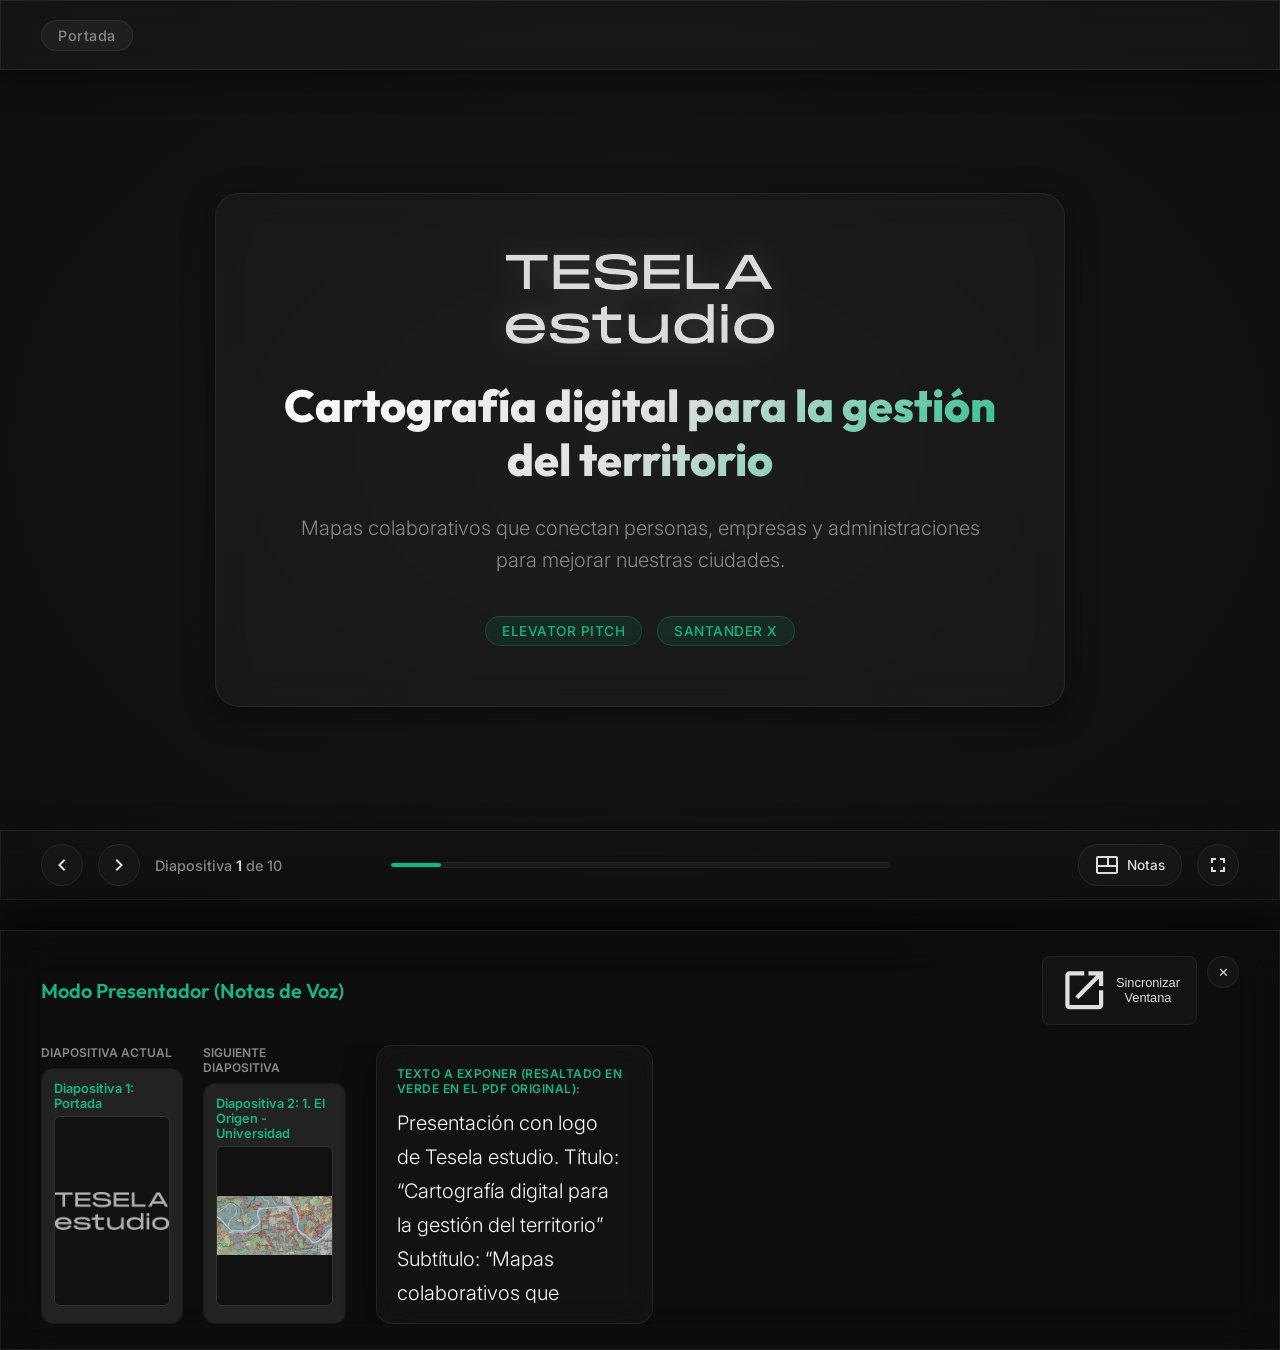
<file: index.html>
<!DOCTYPE html>
<html lang="es">
<head>
  <meta charset="UTF-8">
  <meta name="viewport" content="width=device-width, initial-scale=1.0">
  <title>Tesela Estudio - Cartografía Digital para la Gestión del Territorio</title>
  <link rel="stylesheet" href="style.css">
  <!-- Fonts -->
  <link rel="preconnect" href="https://fonts.googleapis.com">
  <link rel="preconnect" href="https://fonts.gstatic.com" crossorigin>
  <link href="https://fonts.googleapis.com/css2?family=Inter:wght@300;400;500;600&family=Outfit:wght@400;500;600;700;800&display=swap" rel="stylesheet">
</head>
<body>

  <!-- Main Presentation Container -->
  <div id="presentation-container">
    
    <!-- Header -->
    <header class="presentation-header glass-element">
      <div class="header-slide-info">
        <span id="header-slide-title">Portada</span>
      </div>
    </header>

    <!-- Slides Wrapper -->
    <div id="slides-wrapper">

      <!-- Slide 1: Portada -->
      <section class="slide active" id="slide-1" data-title="Portada">
        <div class="slide-content cover-layout">
          <div class="cover-card glass-card animate-fade-in">
            <img src="Imagenes/Logo Tesela Estudio.png" alt="Tesela Estudio Logo Large" class="cover-logo">
            <h1 class="gradient-text">Cartografía digital para la gestión del territorio</h1>
            <p class="subtitle">Mapas colaborativos que conectan personas, empresas y administraciones para mejorar nuestras ciudades.</p>
            <div class="cover-footer">
              <span class="badge">Elevator Pitch</span>
              <span class="badge">Santander X</span>
            </div>
          </div>
        </div>
        <div class="speaker-notes-content">
          Presentación con logo de Tesela estudio.
          Título: “Cartografía digital para la gestión del territorio”
          Subtítulo: “Mapas colaborativos que conectan personas, empresas y administraciones para mejorar nuestras ciudades. “
        </div>
      </section>

      <!-- Slide 2: El Origen - Contexto (Diapositiva 2) -->
      <section class="slide" id="slide-2" data-title="1. El Origen - Universidad">
        <div class="slide-content split-layout">
          <div class="text-column">
            <span class="slide-number">01</span>
            <h2>El Origen</h2>
            <h3 class="accent-text">Investigación y Urbanismo</h3>
            <div class="glass-card text-card animate-slide-up">
              <p>Como investigadores en el área de urbanismo y estudiantes de arquitectura, comprendimos la importancia de la relación entre el diseño urbano y la correcta gestión del territorio.</p>
              <div class="accent-line"></div>
              <p class="highlight-text">“Entender el espacio urbano es el primer paso para mejorarlo.”</p>
            </div>
          </div>
          <div class="visual-column">
            <div class="image-frame animate-scale-in">
              <img src="Imagenes/Diapositiva 2.1/huerta murcia.jpg" alt="Huerta de Murcia - Urbanismo" class="fit-image">
              <div class="image-caption">Huerta de Murcia: Análisis territorial y urbanístico</div>
            </div>
          </div>
        </div>
        <div class="speaker-notes-content">
          “1. El Origen
          Hace unos años, Alfonso y yo estábamos trabajando como investigadores en el área de urbanismo de la Universidad, durante la carrera de arquitectura, donde empezamos a trabajar en el diseño urbano y la gestión del territorio."
        </div>
      </section>

      <!-- Slide 3: El Origen - Frustración (Diapositiva 3) -->
      <section class="slide" id="slide-3" data-title="1. El Origen - La Frustración">
        <div class="slide-content split-layout">
          <div class="text-column">
            <span class="slide-number">02</span>
            <h2>El Origen</h2>
            <h3 class="accent-text">La Frustración Analógica</h3>
            <div class="glass-card text-card animate-slide-up">
              <ul>
                <li><strong>Toma de datos a mano:</strong> Procesos lentos con papel y lápiz, propensos al error.</li>
                <li><strong>Información congelada:</strong> Datos en cajones o discos duros sin actualizar.</li>
                <li><strong>Realidad dinámica:</strong> El territorio cambia constantemente y la cartografía quedaba obsoleta.</li>
              </ul>
              <p class="highlight-box glass-element">De esta frustración, y con la intención de mejorar las cosas, nació <strong>Tesela Estudio</strong>.</p>
            </div>
          </div>
          <div class="visual-column">
            <div class="split-images">
              <div class="image-frame animate-scale-in delay-1">
                <img src="Imagenes/Diapositiva 2.2/a mano 1.png" alt="Cartografía a mano 1" class="fit-image">
                <div class="image-caption">Registro manual analógico</div>
              </div>
              <div class="image-frame animate-scale-in delay-2">
                <img src="Imagenes/Diapositiva 2.2/a mano 2.png" alt="Cartografía a mano 2" class="fit-image">
                <div class="image-caption">Bocetos y apuntes de campo</div>
              </div>
            </div>
          </div>
        </div>
        <div class="speaker-notes-content">
          "Allí comenzamos a realizar las primeras cartografías tanto en el ámbito académico, como con empresas privadas dedicadas a la gestión de servicios urbanos. Al principio la toma de datos la hacíamos con papel y lápiz, casi de forma artesanal, lo que era un caos que acababa en un cajón o congelado en un disco duro mientras que la realidad que pretendía representar seguía en constante cambio, dejándonos la sensación agridulce de que al terminar, había que volver a empezar de nuevo.
          De esta frustración, y con la intención de mejorar las cosas, nació Tesela Estudio.”
        </div>
      </section>

      <!-- Slide 4: El Problema - Plataformas Nube (Diapositiva 4) -->
      <section class="slide" id="slide-4" data-title="2. El Problema - Soluciones Existentes">
        <div class="slide-content split-layout">
          <div class="text-column">
            <span class="slide-number">03</span>
            <h2>El Problema</h2>
            <h3 class="accent-text">Herramientas en la Nube</h3>
            <div class="glass-card text-card animate-slide-up">
              <p>Descubrimos la existencia de plataformas colaborativas en la nube que centralizaban datos cartográficos y permitían conectar dispositivos.</p>
              <div class="metric-container">
                <div class="metric-card glass-element">
                  <span class="metric-value">0</span>
                  <span class="metric-label">Pilas de papel físico</span>
                </div>
                <div class="metric-card glass-element">
                  <span class="metric-value">100%</span>
                  <span class="metric-label">Información controlada</span>
                </div>
              </div>
            </div>
          </div>
          <div class="visual-column">
            <div class="glass-card logo-grid-card animate-scale-in">
              <span class="card-label">Plataformas Analizadas</span>
              <div class="logo-grid">
                <div class="logo-item"><img src="Imagenes/Diapositiva 3.1/logo carto.png" alt="Carto Logo"></div>
                <div class="logo-item"><img src="Imagenes/Diapositiva 3.1/logo giscloud.png" alt="GIS Cloud Logo"></div>
                <div class="logo-item"><img src="Imagenes/Diapositiva 3.1/logo mapbox.png" alt="Mapbox Logo"></div>
                <div class="logo-item"><img src="Imagenes/Diapositiva 3.1/logo merginmaps.png" alt="Mergin Maps Logo"></div>
                <div class="logo-item"><img src="Imagenes/Diapositiva 3.1/logo movisat.png" alt="Movisat Logo"></div>
                <div class="logo-item"><img src="Imagenes/Diapositiva 3.1/logo qfield.png" alt="QField Logo"></div>
              </div>
            </div>
          </div>
        </div>
        <div class="speaker-notes-content">
          “2. El problema
          Descubrimos que ya existían plataformas colaborativas en la nube que permitían conectar diferentes dispositivos a un mismo mapa. Por lo que ya no necesitábamos más pilas de papeles y toda la información la teníamos controlada.”
        </div>
      </section>

      <!-- Slide 5: El Problema - Complejidad (Diapositiva 5) -->
      <section class="slide" id="slide-5" data-title="2. El Problema - Usabilidad">
        <div class="slide-content split-layout">
          <div class="text-column">
            <span class="slide-number">04</span>
            <h2>El Problema</h2>
            <h3 class="accent-text">Barreras de Usabilidad</h3>
            <div class="glass-card text-card animate-slide-up">
              <p class="warning-text">El gran inconveniente detectado:</p>
              <div class="quote-container glass-element">
                <p>“Las plataformas existentes resultan poco intuitivas y complejas para usuarios no especializados en cartografía.”</p>
              </div>
              <ul>
                <li>Curva de aprendizaje empinada para operarios.</li>
                <li>Pérdida de eficiencia al introducir datos complejos.</li>
                <li>Falta de personalización para el flujo de trabajo real.</li>
              </ul>
            </div>
          </div>
          <div class="visual-column">
            <div class="image-frame animate-scale-in">
              <img src="Imagenes/Diapositiva 3.2/ejemplo movisat.png" alt="Ejemplo Interfaz Compleja" class="fit-image">
              <div class="image-overlay-text warning-badge">Interfaz Compleja / Técnica</div>
            </div>
          </div>
        </div>
        <div class="speaker-notes-content">
          “Sin embargo, estas plataformas siempre resultaban poco intuitivas y complicadas de manejar para las personas que no estaban dentro del mundo de la cartografía y el territorio.”
        </div>
      </section>

      <!-- Slide 6: El Problema - Solución Inicial (Diapositiva 6) -->
      <section class="slide" id="slide-6" data-title="2. El Problema - Piloto Arbolado">
        <div class="slide-content split-layout">
          <div class="text-column">
            <span class="slide-number">05</span>
            <h2>El Problema</h2>
            <h3 class="accent-text">Propuesta: Gestión de Arbolado</h3>
            <div class="glass-card text-card animate-slide-up">
              <p>Desarrollamos una solución accesible en Cartagena para la gestión forestal y de arbolado urbano:</p>
              <ul>
                <li><strong>Interfaz amigable:</strong> Diseñada para operarios a pie de calle.</li>
                <li><strong>Registro de campo directo:</strong> Cada trabajador reporta sus tareas y modificaciones al instante.</li>
                <li><strong>Canal directo:</strong> Conexión inmediata entre oficina y personal de campo.</li>
              </ul>
              <p class="highlight-text-accent">Facilitamos de forma drástica el flujo de información.</p>
            </div>
          </div>
          <div class="visual-column">
            <div class="image-frame animate-scale-in">
              <img src="Imagenes/Diapositiva 3.3/ejemplo cartagena.png" alt="Ejemplo Cartagena" class="fit-image">
              <div class="image-caption">Plataforma implementada en el municipio de Cartagena</div>
            </div>
          </div>
        </div>
        <div class="speaker-notes-content">
          “Aprovechando que ya estábamos colaborando con esta empresa nos propusimos utilizar estas plataformas para proponerles un sistema de gestión de arbolado accesible y legible a sus trabajadores .En el que cada operario pudiera anotar su trabajo y las modificaciones que realizaba. Comunicándose directamente con la oficina y el resto del personal.
          Nosotros realizamos la cartografía y el sistema de gestión personalizado. A ellos les facilitamos el flujo de información.”
        </div>
      </section>

      <!-- Slide 7: La Solución - Producto (Diapositiva 7) -->
      <section class="slide" id="slide-7" data-title="3. La Solución - Producto">
        <div class="slide-content split-layout">
          <div class="text-column">
            <span class="slide-number">06</span>
            <h2>La Solución</h2>
            <h3 class="accent-text">Nuestro Producto</h3>
            <div class="glass-card text-card animate-slide-up">
              <p>Unificamos la toma de datos y eliminamos la multiplicidad de documentos y los errores de coordinación.</p>
              <div class="value-proposition glass-element">
                <h4>Ventaja Competitiva</h4>
                <p>Nuestra formación y experiencia en <strong>urbanismo y funcionamiento de ciudades</strong> nos permite diseñar sistemas adaptados al flujo real del territorio.</p>
              </div>
            </div>
          </div>
          <div class="visual-column">
            <div class="product-visuals-expanded animate-scale-in">
              <div class="phone-mockup-frame">
                <img src="Imagenes/Diapositiva 4.1/mockup telefono.png" alt="Mockup Teléfono" class="visual-mockup-phone">
                <div class="phone-screen-label">App del Operario</div>
              </div>
              <div class="visor-preview-frame">
                <img src="Imagenes/Diapositiva 4.1/visor municipio.png" alt="Visor Municipio" class="visual-mockup-visor">
                <div class="image-caption">Visor de control en oficina</div>
              </div>
            </div>
          </div>
        </div>
        <div class="speaker-notes-content">
          “3. La solution
          De esta manera redujimos la multiplicidad de documentos en distintos terminales y los errores de coordinación que acarrea este tipo de funcionamiento. Nuestra ventaja competitiva a la hora de realizar las bases de datos es que conocemos el funcionamiento del urbanismo y las ciudades, lo que nos permite desarrollar un sistema consecuente para la gestión de sus servicios. Que es la base de nuestro producto.”
        </div>
      </section>

      <!-- Slide 8: La Solución - Casos de Éxito Condensados (Diapositiva 8) -->
      <section class="slide" id="slide-8" data-title="3. La Solución - Casos de Éxito">
        <div class="slide-content split-layout">
          <div class="text-column">
            <span class="slide-number">07</span>
            <h2>La Solución</h2>
            <h3 class="accent-text">Sistemas en Marcha</h3>
            <div class="glass-card text-card animate-slide-up">
              <p>Hacemos legibles los sistemas que componen la ciudad o el territorio para que cualquier persona pueda editar atributos y tomar decisiones estratégicas en tiempo real.</p>
              <ul>
                <li><strong>Gestión unificada:</strong> Interfaces a medida de cada servicio municipal.</li>
                <li><strong>Operaciones directas:</strong> Comunicación entre personal de campo y técnicos de oficina.</li>
                <li><strong>Datos validados:</strong> Respuestas eficientes y geolocalizadas.</li>
              </ul>
            </div>
          </div>
          <div class="visual-column">
            <div class="cases-condensed-row animate-scale-in">
              <div class="case-item-simple">
                <img src="Imagenes/Diapositiva 4.2/Salobrena.jpg" alt="Caso Salobreña">
                <div class="case-label-simple">Limpieza Viaria</div>
              </div>
              <div class="case-item-simple">
                <img src="Imagenes/Diapositiva 4.2/funes.jpg" alt="Caso Funes">
                <div class="case-label-simple">Arbolado Urbano</div>
              </div>
              <div class="case-item-simple">
                <img src="Imagenes/Diapositiva 4.2/rosa.jpg" alt="Caso Rosa">
                <div class="case-label-simple">Recogida de Residuos</div>
              </div>
            </div>
          </div>
        </div>
        <div class="speaker-notes-content">
          "Con nuestros mapas conseguimos hacer legible los sistemas que componen la ciudad o el territorio para que cualquier persona, desde un técnico a un trabajador de campo pueda editar atributos y tomar decisiones estratégicas en tiempo real. Creando una interfaz de uso específica para cada caso de gestión, como el arbolado, la limpieza viaria o la recogida de residuos. Que son ejemplos que ya tenemos en marcha y funcionando."
        </div>
      </section>

      <!-- Slide 9: Escalabilidad (Diapositiva 9) -->
      <section class="slide" id="slide-5" data-title="4. Escalabilidad">
        <div class="slide-content split-layout">
          <div class="text-column">
            <span class="slide-number">08</span>
            <h2>Escalabilidad</h2>
            <h3 class="accent-text">Modelo de Negocio y Crecimiento</h3>
            <div class="glass-card text-card animate-slide-up">
              <ul>
                <li><strong>Cartagena activo:</strong> Núcleo principal de operaciones en constante ampliación.</li>
                <li><strong>Expansión regional:</strong> Nuevos municipios de la región en fase de desarrollo.</li>
                <li><strong>Modelo SaaS (Suscripción):</strong> Estructura de costes optimizada e ingresos recurrentes.</li>
                <li><strong>Sin barreras físicas:</strong> Rápida expansión digital a nivel nacional y ágil despliegue.</li>
              </ul>
              <p class="highlight-text">Válido tanto para empresas privadas adjudicatarias de servicios como para administraciones públicas.</p>
            </div>
          </div>
          <div class="visual-column">
            <div class="image-frame spain-map-card animate-scale-in">
              <img src="Imagenes/Diapositiva 5/spain.png" alt="Mapa de Expansión España" class="spain-map">
              <div class="image-caption">municipios cartografiados</div>
            </div>
          </div>
        </div>
        <div class="speaker-notes-content">
          “4. Escalabilidad
          El más importante está en Cartagena, pero tenemos otros municipios de la región en fase de desarrollo. Con planes de implementación posterior a mayor escala. Nuestro producto se basa en un modelo de suscripción, por lo que nuestra estructura de costes está optimizada y no depende de barreras físicas. Estos servicios no son solo válidos para este tipo de empresas, sino que también puede ser conveniente para las administraciones y cualquier tipo de entidad que trabaje con la ciudad y el territorio. Gracias a la estructura digital somos capaces de expandirnos por diferentes localizaciones de forma rápida y ágil.”
        </div>
      </section>

      <!-- Slide 10: Cierre y Contacto Centrado (Diapositiva 10) -->
      <section class="slide" id="slide-6" data-title="5. Cierre">
        <div class="slide-content final-centered-layout">
          <div class="final-outer-wrapper animate-scale-in">
            <img src="Imagenes/Logo Tesela Estudio.png" alt="Tesela Estudio Logo" class="final-logo">
            
            <div class="final-centered-card glass-card">
              <div class="quote-final-text">
                <p class="quote-large">“Lo que empezó como un problema para la toma de datos a papel y lápiz, lo hemos transformado en una herramienta capaz de coordinar personas, empresas y administraciones públicas para mejorar la gestión de nuestras ciudades y el territorio natural.”</p>
                <div class="accent-line center-line"></div>
                <p class="thanks-text">Somos <strong>Tesela Estudio</strong> y gracias por escucharnos.</p>
              </div>
              
              <div class="final-contact-bar">
                <div class="contact-item-simple glass-element">
                  <svg class="contact-icon" viewBox="0 0 24 24"><path fill="currentColor" d="M16.36 14c.08-.66.14-1.32.14-2s-.06-1.34-.14-2h3.38c.16.64.26 1.31.26 2s-.1 1.36-.26 2m-5.15 5.56c.9-1.11 1.63-2.61 2.06-4.56h2.89c-.59 2-1.63 3.69-3.07 4.9m-1.71 1.25c.83 0 1.63-.14 2.37-.39a11.16 11.16 0 0 0-2.37-.86m-2.37.86c.74.25 1.54.39 2.37.39m0-2c.9 0 1.76-.29 2.5-.83a11.1 11.1 0 0 1-2.5 4.83m-2.5-4.83a11.1 11.1 0 0 1-2.5-4.83m-2.5 4.83c1.44-1.21 2.48-2.9 3.07-4.9H5.21c.43 1.95 1.16 3.45 2.06 4.56M3.75 14C3.59 13.36 3.5 12.69 3.5 12s.09-1.36.25-2h3.38c-.08.66-.13 1.32-.13 2s.05 1.34.13 2M12 2c5.52 0 10 4.48 10 10s-4.48 10-10 10S2 17.52 2 12S6.48 2 12 2m0 2c-.83 0-1.63.14-2.37.39c.84.22 1.63.51 2.37.86c.74-.35 1.53-.64 2.37-.86C13.63 4.14 12.83 4 12 4m-2.06 4.56H7.05c-.59-2-1.63-3.69-3.07-4.9c.9 1.11 1.63 2.61 2.06 4.56m5.81-4.56c1.44 1.21 2.48 2.9 3.07 4.9h-2.89c-.43-1.95-1.16-3.45-2.06-4.56m-3.75 4.56c-.08.66-.14 1.32-.14 2s.06 1.34.14 2h4.56c.08-.66.14-1.32.14-2s-.06-1.34-.14-2"/></svg>
                  <a href="https://teselaestudio.es" target="_blank" class="contact-link">teselaestudio.es</a>
                </div>
                <div class="contact-item-simple glass-element">
                  <svg class="contact-icon" viewBox="0 0 24 24"><path fill="currentColor" d="m20 8l-8 5l-8-5V6l8 5l8-5m0-2H4c-1.11 0-2 .89-2 2v12c0 1.1.9 2 2 2h16c1.1 0 2-.9 2-2V6c0-1.1-.9-2-2-2Z"/></svg>
                  <a href="mailto:info.tesela.estudio@gmail.com" class="contact-link">info.tesela.estudio@gmail.com</a>
                </div>
              </div>
            </div>
          </div>
        </div>
        <div class="speaker-notes-content">
          "Lo que empezó como un problema nuestro para la toma de datos al empezar con papel y lápiz, lo hemos transformado en una herramienta capaz de coordinar a personas, empresas y administraciones públicas para mejorar la gestión de nuestras ciudades y el territorio natural. Somos Tesela Estudio y gracias por escucharnos"
        </div>
      </section>

    </div> <!-- End Slides Wrapper -->

    <!-- Navigation and Controls Bar -->
    <footer class="presentation-footer glass-element">
      <div class="footer-left">
        <button id="btn-prev" class="control-btn" title="Anterior (Flecha Izquierda / Backspace)">
          <svg viewBox="0 0 24 24" class="icon"><path fill="currentColor" d="M15.41 7.41L14 6l-6 6l6 6l1.41-1.41L10.83 12z"/></svg>
        </button>
        <button id="btn-next" class="control-btn" title="Siguiente (Flecha Derecha / Espacio)">
          <svg viewBox="0 0 24 24" class="icon"><path fill="currentColor" d="M10 6L8.59 7.41L13.17 12l-4.58 4.59L10 18l6-6z"/></svg>
        </button>
        <div class="slide-indicator-text">
          Diapositiva <span id="current-slide-num">1</span> de <span id="total-slides-num">10</span>
        </div>
      </div>
      
      <!-- Progress Bar -->
      <div class="footer-center">
        <div class="progress-bar-container">
          <div id="progress-bar"></div>
        </div>
      </div>

      <div class="footer-right">
        <button id="btn-presenter" class="control-btn" title="Modo Presentador (P)">
          <svg viewBox="0 0 24 24" class="icon"><path fill="currentColor" d="M21 3H3c-1.1 0-2 .9-2 2v14c0 1.1.9 2 2 2h18c1.1 0 2-.9 2-2V5c0-1.1-.9-2-2-2zm-9 9H3V5h9v7zm9 7H3v-5h18v5zm0-7h-7V5h7v7z"/></svg>
          <span>Notas</span>
        </button>
        <button id="btn-fullscreen" class="control-btn" title="Pantalla Completa (F)">
          <svg viewBox="0 0 24 24" class="icon"><path fill="currentColor" d="M7 14H5v5h5v-2H7v-3zm-2-4h2V7h3V5H5v5zm12 7h-3v2h5v-5h-2v3zM14 5v2h3v3h2V5h-5z"/></svg>
        </button>
      </div>
    </footer>

  </div> <!-- End Presentation Container -->


  <!-- PRESENTER MODE INTERACTIVE DRAWER -->
  <div id="presenter-drawer" class="glass-element">
    <div class="presenter-header">
      <h3>Modo Presentador (Notas de Voz)</h3>
      <div class="presenter-header-buttons">
        <button id="btn-popout" class="presenter-header-btn" title="Abrir Notas en Ventana Independiente">
          <svg viewBox="0 0 24 24" class="icon"><path fill="currentColor" d="M19 19H5V5h7V3H5c-1.11 0-2 .9-2 2v14c0 1.1.89 2 2 2h14c1.1 0 2-.9 2-2v-7h-2v7zM14 3v2h3.59l-9.83 9.83l1.41 1.41L19 6.41V10h2V3h-7z"/></svg>
          Sincronizar Ventana
        </button>
        <button id="btn-close-presenter" class="presenter-header-btn">✕</button>
      </div>
    </div>
    <div class="presenter-body">
      <div class="presenter-body">
        <div class="presenter-preview-grid">
          <div class="preview-box">
            <span class="preview-label">Diapositiva Actual</span>
            <div class="preview-screen-wrapper">
              <div id="current-slide-preview" class="preview-screen-box"></div>
            </div>
          </div>
          <div class="preview-box">
            <span class="preview-label">Siguiente Diapositiva</span>
            <div class="preview-screen-wrapper">
              <div id="next-slide-preview" class="preview-screen-box"></div>
            </div>
          </div>
        </div>
        <div class="presenter-notes-container glass-card">
          <span class="notes-label">Texto a exponer (Resaltado en Verde en el PDF original):</span>
          <div id="active-speech-notes">
            Cargando notas...
          </div>
        </div>
      </div>
    </div>
  </div>

  <script src="script.js"></script>
</body>
</html>
</file>
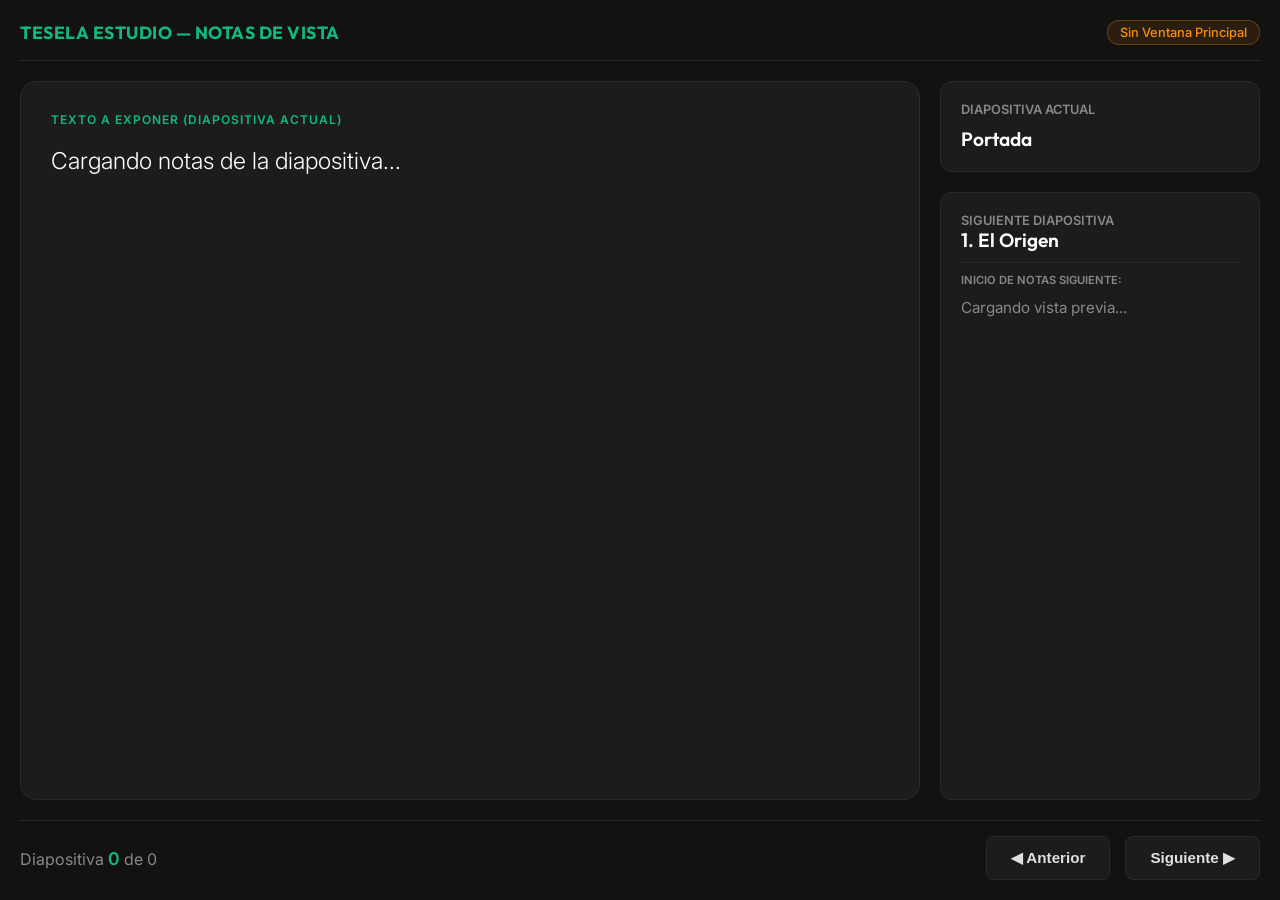
<file: notes.html>
<!DOCTYPE html>
<html lang="es">
<head>
  <meta charset="UTF-8">
  <meta name="viewport" content="width=device-width, initial-scale=1.0">
  <title>Notas del Orador - Tesela Estudio</title>
  <link rel="preconnect" href="https://fonts.googleapis.com">
  <link rel="preconnect" href="https://fonts.gstatic.com" crossorigin>
  <link href="https://fonts.googleapis.com/css2?family=Inter:wght@300;400;500;600&family=Outfit:wght@600;700&display=swap" rel="stylesheet">
  <style>
    :root {
      --bg-dark: #121212;
      --bg-card: #1c1c1c;
      --border-color: #2a2a2a;
      --text-light: #e0e0e0;
      --text-muted: #888888;
      --accent: #10b981;
      --accent-hover: #34d399;
    }
    
    * {
      box-sizing: border-box;
      margin: 0;
      padding: 0;
    }
    
    body {
      background-color: var(--bg-dark);
      color: var(--text-light);
      font-family: 'Inter', sans-serif;
      height: 100vh;
      display: flex;
      flex-direction: column;
      overflow: hidden;
      padding: 20px;
    }
    
    header {
      display: flex;
      justify-content: space-between;
      align-items: center;
      padding-bottom: 15px;
      border-bottom: 1px solid var(--border-color);
      margin-bottom: 20px;
    }
    
    .logo-area {
      font-family: 'Outfit', sans-serif;
      font-weight: 700;
      font-size: 1.1rem;
      letter-spacing: 0.5px;
      color: var(--accent);
    }
    
    .status-badge {
      background: rgba(16, 185, 129, 0.1);
      border: 1px solid rgba(16, 185, 129, 0.3);
      color: var(--accent);
      padding: 4px 12px;
      border-radius: 12px;
      font-size: 0.8rem;
      font-weight: 500;
    }
    
    .main-grid {
      display: grid;
      grid-template-columns: 1fr 320px;
      gap: 20px;
      flex-grow: 1;
      overflow: hidden;
      margin-bottom: 20px;
    }
    
    .notes-panel {
      background-color: var(--bg-card);
      border: 1px solid var(--border-color);
      border-radius: 16px;
      padding: 30px;
      display: flex;
      flex-direction: column;
      overflow: hidden;
    }
    
    .panel-label {
      font-size: 0.75rem;
      font-weight: 600;
      text-transform: uppercase;
      color: var(--accent);
      letter-spacing: 1px;
      margin-bottom: 15px;
    }
    
    .notes-content-scroll {
      flex-grow: 1;
      overflow-y: auto;
      font-size: 1.45rem;
      line-height: 1.7;
      color: #ffffff;
      padding-right: 10px;
      font-weight: 300;
    }
    
    .notes-content-scroll p {
      margin-bottom: 15px;
    }
    
    .notes-content-scroll strong {
      color: var(--accent);
      font-weight: 600;
    }
    
    .side-panel {
      display: flex;
      flex-direction: column;
      gap: 20px;
      overflow: hidden;
    }
    
    .info-card {
      background-color: var(--bg-card);
      border: 1px solid var(--border-color);
      border-radius: 12px;
      padding: 20px;
      display: flex;
      flex-direction: column;
      gap: 10px;
    }
    
    .info-title {
      font-size: 0.8rem;
      color: var(--text-muted);
      text-transform: uppercase;
      font-weight: 600;
    }
    
    .info-value {
      font-family: 'Outfit', sans-serif;
      font-size: 1.2rem;
      font-weight: 600;
      color: #ffffff;
    }
    
    .next-preview-box {
      flex-grow: 1;
      background-color: var(--bg-card);
      border: 1px solid var(--border-color);
      border-radius: 12px;
      padding: 20px;
      display: flex;
      flex-direction: column;
      overflow: hidden;
    }
    
    .next-notes-preview {
      margin-top: 10px;
      font-size: 0.95rem;
      line-height: 1.5;
      color: var(--text-muted);
      overflow-y: auto;
      flex-grow: 1;
      padding-right: 5px;
    }
    
    .footer-bar {
      display: flex;
      justify-content: space-between;
      align-items: center;
      padding-top: 15px;
      border-top: 1px solid var(--border-color);
    }
    
    .navigation-controls {
      display: flex;
      gap: 15px;
    }
    
    .nav-btn {
      background-color: var(--bg-card);
      border: 1px solid var(--border-color);
      color: var(--text-light);
      padding: 12px 24px;
      border-radius: 8px;
      cursor: pointer;
      font-weight: 600;
      font-size: 0.95rem;
      display: flex;
      align-items: center;
      gap: 8px;
      transition: all 0.2s ease;
    }
    
    .nav-btn:hover {
      background-color: var(--accent);
      border-color: var(--accent);
      color: var(--bg-dark);
      box-shadow: 0 0 15px rgba(16, 185, 129, 0.25);
    }
    
    .nav-btn:disabled {
      opacity: 0.3;
      cursor: not-allowed;
      box-shadow: none;
    }
    
    .nav-btn:disabled:hover {
      background-color: var(--bg-card);
      border-color: var(--border-color);
      color: var(--text-light);
    }
    
    .slide-index-indicator {
      font-size: 1rem;
      color: var(--text-muted);
    }
    
    #current-num {
      color: var(--accent);
      font-weight: 600;
      font-size: 1.1rem;
    }

    /* Scrollbar Style */
    ::-webkit-scrollbar {
      width: 6px;
    }
    ::-webkit-scrollbar-track {
      background: rgba(0, 0, 0, 0.1);
      border-radius: 3px;
    }
    ::-webkit-scrollbar-thumb {
      background: rgba(224, 224, 224, 0.1);
      border-radius: 3px;
    }
    ::-webkit-scrollbar-thumb:hover {
      background: var(--accent);
    }
  </style>
</head>
<body>

  <header>
    <div class="logo-area">TESELA ESTUDIO — NOTAS DE VISTA</div>
    <div class="status-badge" id="sync-status">Sincronizado</div>
  </header>

  <div class="main-grid">
    <!-- Notes Panel -->
    <div class="notes-panel">
      <div class="panel-label">Texto a Exponer (Diapositiva Actual)</div>
      <div class="notes-content-scroll" id="notes-text">
        Cargando notas de la diapositiva...
      </div>
    </div>

    <!-- Side Panel -->
    <div class="side-panel">
      <!-- Active Slide Title -->
      <div class="info-card">
        <div class="info-title">Diapositiva Actual</div>
        <div class="info-value" id="current-slide-title">Portada</div>
      </div>
      
      <!-- Next Slide Title -->
      <div class="next-preview-box">
        <div class="info-title">Siguiente Diapositiva</div>
        <div class="info-value" style="margin-bottom:10px;" id="next-slide-title">1. El Origen</div>
        <div class="info-title" style="font-size: 0.7rem; border-top:1px solid #2a2a2a; padding-top:10px;">Inicio de Notas Siguiente:</div>
        <div class="next-notes-preview" id="next-notes-text">
          Cargando vista previa...
        </div>
      </div>
    </div>
  </div>

  <div class="footer-bar">
    <div class="slide-index-indicator">
      Diapositiva <span id="current-num">0</span> de <span id="total-num">0</span>
    </div>
    
    <div class="navigation-controls">
      <button class="nav-btn" id="btn-notes-prev">◀ Anterior</button>
      <button class="nav-btn" id="btn-notes-next">Siguiente ▶</button>
    </div>
  </div>

  <script>
    let currentSlideIndex = 0;
    let totalSlides = 0;
    let notesData = [];
    let titlesData = [];

    const notesTextEl = document.getElementById('notes-text');
    const currentTitleEl = document.getElementById('current-slide-title');
    const nextTitleEl = document.getElementById('next-slide-title');
    const nextNotesEl = document.getElementById('next-notes-text');
    const currentNumEl = document.getElementById('current-num');
    const totalNumEl = document.getElementById('total-num');
    
    const btnPrev = document.getElementById('btn-notes-prev');
    const btnNext = document.getElementById('btn-notes-next');
    const syncStatusEl = document.getElementById('sync-status');

    // Extract Data from Opener
    function initDataFromOpener() {
      if (window.opener) {
        try {
          const mainSlides = Array.from(window.opener.document.querySelectorAll('.slide'));
          totalSlides = mainSlides.length;
          totalNumEl.textContent = totalSlides;
          
          notesData = mainSlides.map(slide => slide.querySelector('.speaker-notes-content').innerHTML);
          titlesData = mainSlides.map(slide => slide.getAttribute('data-title') || 'Sin Título');
          
          syncStatusEl.textContent = "Sincronizado";
          syncStatusEl.style.color = "#10b981";
          syncStatusEl.style.background = "rgba(16, 185, 129, 0.1)";
          syncStatusEl.style.borderColor = "rgba(16, 185, 129, 0.3)";
          
          // Get current state
          const parentIndex = window.opener.localStorage.getItem('tesela_slide_index');
          if (parentIndex !== null) {
            currentSlideIndex = parseInt(parentIndex);
          }
          
          updateDisplay();
        } catch (e) {
          console.error("No se pudo leer el DOM del presentador principal:", e);
          syncStatusEl.textContent = "Error de Conexión";
          syncStatusEl.style.color = "#ff5252";
          syncStatusEl.style.background = "rgba(255, 82, 82, 0.1)";
          syncStatusEl.style.borderColor = "rgba(255, 82, 82, 0.3)";
        }
      } else {
        syncStatusEl.textContent = "Sin Ventana Principal";
        syncStatusEl.style.color = "#ff8c00";
        syncStatusEl.style.background = "rgba(255, 140, 0, 0.1)";
        syncStatusEl.style.borderColor = "rgba(255, 140, 0, 0.3)";
      }
    }

    function updateDisplay() {
      if (totalSlides === 0) return;
      
      currentNumEl.textContent = currentSlideIndex + 1;
      
      // Update Active Slide Notes
      notesTextEl.innerHTML = notesData[currentSlideIndex] || '<p>Sin notas registradas</p>';
      currentTitleEl.textContent = titlesData[currentSlideIndex] || `Diapositiva ${currentSlideIndex + 1}`;
      
      // Update Next Slide Preview
      if (currentSlideIndex + 1 < totalSlides) {
        nextTitleEl.textContent = titlesData[currentSlideIndex + 1];
        // Strip tags and show snippet
        const tempDiv = document.createElement('div');
        tempDiv.innerHTML = notesData[currentSlideIndex + 1];
        const plainText = tempDiv.textContent || tempDiv.innerText || "";
        nextNotesEl.textContent = plainText.substring(0, 180) + (plainText.length > 180 ? '...' : '');
      } else {
        nextTitleEl.textContent = "Fin de la Presentación";
        nextNotesEl.textContent = "No hay más diapositivas.";
      }
      
      // Enable/Disable buttons
      btnPrev.disabled = currentSlideIndex === 0;
      btnNext.disabled = currentSlideIndex === totalSlides - 1;
    }

    // Navigation triggers
    function navigate(index) {
      if (index >= 0 && index < totalSlides) {
        currentSlideIndex = index;
        updateDisplay();
        
        // Notify parent
        if (window.opener) {
          window.opener.postMessage({ type: 'navigate', index: currentSlideIndex }, '*');
        }
      }
    }

    btnPrev.addEventListener('click', () => navigate(currentSlideIndex - 1));
    btnNext.addEventListener('click', () => navigate(currentSlideIndex + 1));

    // Handle incoming messages from the main window
    window.addEventListener('message', (e) => {
      if (e.data) {
        if (e.data.type === 'slideChange') {
          currentSlideIndex = e.data.index;
          updateDisplay();
        } else if (e.data.type === 'init') {
          currentSlideIndex = e.data.index;
          initDataFromOpener();
        }
      }
    });

    // Handle storage sync event in case message channel is not active
    window.addEventListener('storage', (e) => {
      if (e.key === 'tesela_slide_index') {
        currentSlideIndex = parseInt(e.newValue);
        updateDisplay();
      }
    });

    // Keyboard controls in presenter window (sends commands back to presentation)
    document.addEventListener('keydown', (e) => {
      if (e.key === 'ArrowRight' || e.key === ' ' || e.key === 'PageDown') {
        navigate(currentSlideIndex + 1);
      } else if (e.key === 'ArrowLeft' || e.key === 'Backspace' || e.key === 'PageUp') {
        navigate(currentSlideIndex - 1);
      }
    });

    // Run Init
    window.addEventListener('load', () => {
      initDataFromOpener();
      
      // Auto retry connection in case opener took a moment to load
      setTimeout(initDataFromOpener, 500);
    });
  </script>
</body>
</html>
</file>
<file: style.css>
/* ==========================================================================
   DESIGN SYSTEM & VARIABLES
   ========================================================================== */
:root {
  /* Color Palette */
  --bg-dark: #161616;
  --bg-darker: #0e0e0e;
  --text-light: #e0e0e0;
  --text-muted: #888888;
  --text-dark: #161616;
  
  /* Primary Accent: Emerald Green */
  --accent: #10b981;
  --accent-hover: #34d399;
  --accent-glow: rgba(16, 185, 129, 0.25);
  
  /* Glassmorphism Variables */
  --glass-bg: rgba(224, 224, 224, 0.03);
  --glass-bg-hover: rgba(224, 224, 224, 0.07);
  --glass-border: rgba(224, 224, 224, 0.08);
  --glass-border-active: rgba(16, 185, 129, 0.3);
  --glass-shadow: rgba(0, 0, 0, 0.4);
  
  /* Transitions */
  --transition-smooth: all 0.4s cubic-bezier(0.16, 1, 0.3, 1);
  --transition-fast: all 0.2s ease;
}

/* ==========================================================================
   RESET & BASE STYLES
   ========================================================================== */
* {
  box-sizing: border-box;
  margin: 0;
  padding: 0;
}

html, body {
  width: 100%;
  height: 100%;
  overflow: hidden;
  background-color: var(--bg-darker);
  font-family: 'Inter', sans-serif;
  color: var(--text-light);
  -webkit-font-smoothing: antialiased;
  -moz-osx-font-smoothing: grayscale;
}

/* Background animated glow spots */
body::before, body::after {
  content: "";
  position: absolute;
  width: 50vw;
  height: 50vw;
  border-radius: 50%;
  background: radial-gradient(circle, rgba(16, 185, 129, 0.04) 0%, transparent 70%);
  z-index: 0;
  pointer-events: none;
}

body::before {
  top: -10vw;
  left: -10vw;
}

body::after {
  bottom: -10vw;
  right: -10vw;
}

/* ==========================================================================
   MAIN LAYOUT CONTAINER
   ========================================================================== */
#presentation-container {
  position: relative;
  width: 100%;
  height: 100%;
  display: flex;
  flex-direction: column;
  justify-content: space-between;
  z-index: 10;
  background: radial-gradient(ellipse at center, var(--bg-dark) 0%, var(--bg-darker) 100%);
}

/* ==========================================================================
   HEADER SECTION
   ========================================================================== */
.presentation-header {
  height: 70px;
  min-height: 70px;
  display: flex;
  justify-content: space-between;
  align-items: center;
  padding: 0 40px;
  border-bottom: 1px solid var(--glass-border);
  z-index: 20;
  background: rgba(22, 22, 22, 0.4);
  backdrop-filter: blur(12px);
  -webkit-backdrop-filter: blur(12px);
}

.header-logo-container {
  display: flex;
  align-items: center;
  gap: 12px;
}

.header-logo {
  height: 35px;
  width: auto;
  filter: drop-shadow(0 0 8px rgba(224, 224, 224, 0.15));
}

.header-brand {
  font-family: 'Outfit', sans-serif;
  font-weight: 600;
  font-size: 1.2rem;
  letter-spacing: 1px;
  text-transform: uppercase;
}

.header-slide-info {
  font-size: 0.9rem;
  font-weight: 500;
  color: var(--text-muted);
  background: rgba(224, 224, 224, 0.05);
  padding: 6px 16px;
  border-radius: 20px;
  border: 1px solid var(--glass-border);
  letter-spacing: 0.5px;
}

/* ==========================================================================
   SLIDES WRAPPER & NAVIGATION LOGIC
   ========================================================================== */
#slides-wrapper {
  flex-grow: 1;
  position: relative;
  width: 100%;
  height: calc(100% - 140px); /* Subtract header and footer heights */
  overflow: hidden;
}

.slide {
  position: absolute;
  top: 0;
  left: 0;
  width: 100%;
  height: 100%;
  opacity: 0;
  pointer-events: none;
  transform: scale(0.98);
  transition: all 0.6s cubic-bezier(0.16, 1, 0.3, 1);
  display: flex;
  justify-content: center;
  align-items: center;
  padding: 30px 40px;
  z-index: 5;
}

.slide.active {
  opacity: 1;
  pointer-events: auto;
  transform: scale(1);
  z-index: 10;
}

.slide-content {
  width: 100%;
  max-width: 1500px;
  height: 100%;
  display: flex;
  gap: 40px;
}

/* Hide speaker notes in the main presentation slides */
.speaker-notes-content {
  display: none;
}

/* ==========================================================================
   GLASSMORPHISM STYLING SYSTEM
   ========================================================================== */
.glass-element {
  background: var(--glass-bg);
  border: 1px solid var(--glass-border);
  box-shadow: 0 8px 32px 0 var(--glass-shadow);
}

.glass-card {
  background: var(--glass-bg);
  backdrop-filter: blur(16px);
  -webkit-backdrop-filter: blur(16px);
  border: 1px solid var(--glass-border);
  box-shadow: 0 8px 32px 0 var(--glass-shadow);
  border-radius: 16px;
  padding: 25px;
  transition: var(--transition-smooth);
}

.glass-card:hover {
  border-color: rgba(224, 224, 224, 0.15);
  background: var(--glass-bg-hover);
}

/* ==========================================================================
   SLIDE LAYOUTS & COMPONENT DESIGNS
   ========================================================================== */

/* 1. Cover Layout */
.cover-layout {
  display: flex;
  justify-content: center;
  align-items: center;
  height: 100%;
  width: 100%;
}

.cover-card {
  max-width: 850px;
  width: 100%;
  text-align: center;
  padding: 60px 40px;
  display: flex;
  flex-direction: column;
  align-items: center;
  gap: 25px;
  border-radius: 24px;
}

.cover-logo {
  height: 90px;
  width: auto;
  margin-bottom: 10px;
  filter: drop-shadow(0 0 15px rgba(224, 224, 224, 0.2));
}

.cover-card h1 {
  font-family: 'Outfit', sans-serif;
  font-size: 2.8rem;
  font-weight: 800;
  line-height: 1.2;
}

/* Gradient Text Effect */
.gradient-text {
  background: linear-gradient(135deg, #ffffff 0%, var(--text-light) 50%, var(--accent) 100%);
  -webkit-background-clip: text;
  -webkit-text-fill-color: transparent;
  background-clip: text;
}

.subtitle {
  font-size: 1.25rem;
  line-height: 1.6;
  color: var(--text-muted);
  max-width: 700px;
  font-weight: 300;
}

.cover-footer {
  display: flex;
  gap: 15px;
  margin-top: 15px;
}

.badge {
  background: rgba(16, 185, 129, 0.1);
  color: var(--accent);
  border: 1px solid rgba(16, 185, 129, 0.25);
  padding: 6px 16px;
  border-radius: 30px;
  font-size: 0.85rem;
  font-weight: 500;
  letter-spacing: 0.5px;
  text-transform: uppercase;
}

/* 2. Split Layout (Text on left (38%), Visuals on right (62%)) */
.split-layout {
  display: grid;
  grid-template-columns: 38% 62%;
  align-items: center;
  height: 100%;
  width: 100%;
}

.text-column {
  display: flex;
  flex-direction: column;
  justify-content: center;
  height: 100%;
  padding-right: 25px;
  overflow: hidden;
}

.visual-column {
  display: flex;
  justify-content: center;
  align-items: center;
  height: 100%;
  width: 100%;
  position: relative;
}

.slide-number {
  font-family: 'Outfit', sans-serif;
  font-size: 3rem;
  font-weight: 800;
  line-height: 1;
  color: rgba(16, 185, 129, 0.15);
  margin-bottom: 5px;
  letter-spacing: -2px;
}

.text-column h2 {
  font-family: 'Outfit', sans-serif;
  font-size: 2.2rem;
  font-weight: 700;
  margin-bottom: 5px;
}

.text-column h4 {
  font-family: 'Outfit', sans-serif;
  font-size: 1.3rem;
  margin-bottom: 12px;
  color: #ffffff;
  border-bottom: 1px solid rgba(224, 224, 224, 0.08);
  padding-bottom: 8px;
}

.accent-text {
  color: var(--accent);
  font-size: 1.3rem;
  font-weight: 500;
  margin-bottom: 25px;
  letter-spacing: 0.5px;
}

.text-card {
  display: flex;
  flex-direction: column;
  gap: 15px;
}

.text-card p {
  font-size: 1rem;
  line-height: 1.6;
  color: var(--text-light);
}

.accent-line {
  width: 50px;
  height: 3px;
  background-color: var(--accent);
  border-radius: 2px;
  margin: 5px 0;
  box-shadow: 0 0 10px var(--accent-glow);
}

.highlight-text {
  font-size: 1.1rem;
  font-weight: 500;
  color: #ffffff;
  font-style: italic;
}

.highlight-text-accent {
  font-size: 1.05rem;
  font-weight: 600;
  color: var(--accent);
}

/* Bullets Styling */
.text-card ul {
  list-style: none;
  display: flex;
  flex-direction: column;
  gap: 12px;
}

.text-card ul li {
  position: relative;
  padding-left: 28px;
  font-size: 0.95rem;
  line-height: 1.5;
  color: var(--text-light);
}

.text-card ul li::before {
  content: "";
  position: absolute;
  left: 5px;
  top: 7px;
  width: 8px;
  height: 8px;
  border-radius: 50%;
  background-color: var(--accent);
  box-shadow: 0 0 8px var(--accent-glow);
}

.text-card ul li strong {
  color: #ffffff;
  font-weight: 600;
}

.highlight-box {
  padding: 14px 18px;
  border-radius: 12px;
  font-size: 0.95rem;
  line-height: 1.5;
  border-left: 4px solid var(--accent) !important;
}

.warning-text {
  color: #ff5252;
  font-weight: 600;
  font-size: 0.9rem;
  letter-spacing: 0.5px;
  text-transform: uppercase;
}

.quote-container {
  padding: 16px 20px;
  border-radius: 12px;
  border-left: 3px solid #ff5252;
  font-style: italic;
}

.quote-container p {
  font-size: 1.05rem;
  color: #ffffff;
  line-height: 1.5;
}

/* ==========================================================================
   IMAGE & VISUAL FRAMES (BORDERLESS/NO BACKGROUND)
   ========================================================================== */
.image-frame {
  position: relative;
  width: 100%;
  height: 68vh;
  overflow: hidden;
  display: flex;
  flex-direction: column;
  padding: 0;
  background: none;
  border: none;
  box-shadow: none;
}

.fit-image {
  width: 100%;
  height: calc(100% - 25px);
  object-fit: contain;
  border-radius: 12px;
  background-color: transparent;
}

.image-caption {
  font-size: 0.85rem;
  color: var(--text-muted);
  text-align: center;
  margin-top: 8px;
  font-weight: 500;
}

/* Split images (Diapositiva 2.2) */
.split-images {
  display: grid;
  grid-template-columns: 1fr 1fr;
  gap: 20px;
  width: 100%;
  height: 68vh;
}

.split-images .image-frame {
  height: 100%;
}

.split-images .fit-image {
  height: calc(100% - 25px);
}

.image-overlay-text {
  position: absolute;
  bottom: 25px;
  left: 25px;
  background: rgba(22, 22, 22, 0.85);
  backdrop-filter: blur(8px);
  padding: 8px 18px;
  border-radius: 8px;
  border: 1px solid rgba(224, 224, 224, 0.1);
  font-size: 0.85rem;
  font-weight: 500;
}

.warning-badge {
  border-left: 3px solid #ff5252;
  color: #ff5252;
}

/* ==========================================================================
   COMPETITOR LOGO GRID (Diapositiva 4 - FULL COLOR)
   ========================================================================== */
.logo-grid-card {
  width: 100%;
  height: 68vh;
  padding: 35px 30px;
  display: flex;
  flex-direction: column;
  justify-content: center;
}

.card-label {
  font-size: 0.85rem;
  text-transform: uppercase;
  color: var(--text-muted);
  letter-spacing: 1px;
  margin-bottom: 25px;
  display: block;
  font-weight: 600;
  text-align: center;
}

.logo-grid {
  display: grid;
  grid-template-columns: repeat(3, 1fr);
  gap: 25px;
  flex-grow: 1;
  align-content: center;
}

.logo-item {
  aspect-ratio: 1.3;
  display: flex;
  justify-content: center;
  align-items: center;
  border-radius: 16px;
  padding: 20px;
  background: rgba(224, 224, 224, 0.02);
  border: 1px solid var(--glass-border);
  transition: var(--transition-smooth);
}

.logo-item img {
  max-width: 100%;
  max-height: 100%;
  object-fit: contain;
  filter: none;
  opacity: 1;
  transition: var(--transition-smooth);
}

.logo-item:hover {
  background: rgba(16, 185, 129, 0.05);
  border-color: rgba(16, 185, 129, 0.25);
  box-shadow: 0 8px 24px rgba(16, 185, 129, 0.15);
  transform: translateY(-4px);
}

/* Metric Container */
.metric-container {
  display: flex;
  gap: 20px;
  margin-top: 15px;
}

.metric-card {
  flex: 1;
  padding: 20px;
  border-radius: 12px;
  display: flex;
  flex-direction: column;
  align-items: center;
  text-align: center;
}

.metric-value {
  font-family: 'Outfit', sans-serif;
  font-size: 2.2rem;
  font-weight: 700;
  color: var(--accent);
  text-shadow: 0 0 15px var(--accent-glow);
}

.metric-label {
  font-size: 0.8rem;
  color: var(--text-muted);
  margin-top: 5px;
}

/* ==========================================================================
   PRODUCT VISUALS (EXPANDED / BORDERLESS) (Diapositiva 7)
   ========================================================================== */
.product-visuals-expanded {
  display: flex;
  gap: 30px;
  width: 100%;
  height: 68vh;
  align-items: center;
  justify-content: center;
}

.phone-mockup-frame {
  flex: 1;
  height: 100%;
  display: flex;
  flex-direction: column;
  justify-content: center;
  align-items: center;
  position: relative;
  max-width: 280px;
}

.visual-mockup-phone {
  height: auto;
  max-height: 90%;
  width: auto;
  max-width: 100%;
  border-radius: 28px;
  box-shadow: 0 12px 35px rgba(0,0,0,0.6);
  border: 1px solid rgba(224, 224, 224, 0.1);
}

.visor-preview-frame {
  flex: 1.8;
  height: 100%;
  display: flex;
  flex-direction: column;
  justify-content: center;
  padding: 0;
  border-radius: 0;
  background: none;
  border: none;
  box-shadow: none;
}

.visual-mockup-visor {
  width: 100%;
  height: calc(100% - 25px);
  object-fit: contain;
  border-radius: 10px;
}

/* Value Proposition */
.value-proposition {
  padding: 16px 20px;
  border-radius: 12px;
  border-left: 3px solid var(--accent);
}

.value-proposition h4 {
  font-family: 'Outfit', sans-serif;
  color: var(--accent);
  font-size: 1.05rem;
  margin-bottom: 8px;
  border-bottom: none;
  padding-bottom: 0;
}

.value-proposition p {
  font-size: 0.9rem;
  line-height: 1.5;
  color: var(--text-light);
}

/* ==========================================================================
   CONDENSED CASES GRID (Diapositiva 8)
   ========================================================================== */
.cases-condensed-row {
  display: grid;
  grid-template-columns: repeat(3, 1fr);
  gap: 20px;
  width: 100%;
  height: 68vh;
  align-items: center;
}

.case-item-simple {
  display: flex;
  flex-direction: column;
  align-items: center;
  justify-content: center;
  height: 100%;
}

.case-item-simple img {
  width: 100%;
  aspect-ratio: 4/3;
  object-fit: cover;
  border-radius: 16px;
  border: 1px solid rgba(224, 224, 224, 0.05);
  box-shadow: 0 10px 25px rgba(0,0,0,0.5);
  transition: var(--transition-smooth);
}

.case-item-simple img:hover {
  transform: scale(1.03);
  border-color: var(--accent);
  box-shadow: 0 12px 30px rgba(16, 185, 129, 0.2);
}

.case-label-simple {
  margin-top: 15px;
  font-family: 'Outfit', sans-serif;
  font-size: 1.1rem;
  font-weight: 600;
  color: var(--accent);
}

/* ==========================================================================
   SPAIN MAP SCENE (BORDERLESS) (Diapositiva 9)
   ========================================================================== */
.spain-map-card {
  width: 100%;
  height: 68vh;
  display: flex;
  flex-direction: column;
  justify-content: center;
  padding: 0;
  background: none;
  border: none;
  box-shadow: none;
}

.spain-map {
  width: 100%;
  height: calc(100% - 25px);
  object-fit: contain;
  opacity: 0.95;
  filter: drop-shadow(0 0 15px rgba(0,0,0,0.6));
}

/* ==========================================================================
   CIERRE CENTRADO (Diapositiva 10)
   ========================================================================== */
.final-centered-layout {
  display: flex;
  justify-content: center;
  align-items: center;
  width: 100%;
  height: 100%;
}

.final-outer-wrapper {
  display: flex;
  flex-direction: column;
  align-items: center;
  gap: 20px;
  width: 100%;
  max-width: 900px;
}

.final-logo {
  height: 90px;
  width: auto;
  filter: drop-shadow(0 0 15px rgba(224, 224, 224, 0.25));
  margin-bottom: 5px;
  transition: var(--transition-smooth);
}

.final-logo:hover {
  transform: scale(1.04);
  filter: drop-shadow(0 0 20px var(--accent-glow));
}

.final-centered-card {
  width: 100%;
  display: flex;
  flex-direction: column;
  align-items: center;
  justify-content: center;
  text-align: center;
  padding: 40px;
  gap: 25px;
  border-radius: 24px;
}

.quote-final-text {
  max-width: 800px;
  display: flex;
  flex-direction: column;
  align-items: center;
  gap: 15px;
}

.quote-large {
  font-family: 'Outfit', sans-serif;
  font-size: 1.35rem;
  line-height: 1.65;
  font-weight: 300;
  color: #ffffff;
}

.center-line {
  margin: 15px auto;
}

.thanks-text {
  font-size: 1.25rem;
  font-weight: 600;
  color: var(--accent);
}

.final-contact-bar {
  display: flex;
  gap: 20px;
  justify-content: center;
  width: 100%;
  margin-top: 15px;
}

.contact-item-simple {
  display: flex;
  align-items: center;
  gap: 12px;
  padding: 10px 20px;
  border-radius: 12px;
  border: 1px solid var(--glass-border);
  transition: var(--transition-smooth);
}

.contact-item-simple:hover {
  background: var(--glass-bg-hover);
  border-color: var(--accent-hover);
}

.contact-icon {
  width: 18px;
  height: 18px;
  color: var(--accent);
}

.contact-link {
  color: var(--text-light);
  text-decoration: none;
  font-size: 0.9rem;
  font-weight: 500;
  transition: var(--transition-fast);
}

.contact-item-simple:hover .contact-link {
  color: var(--accent);
}

/* ==========================================================================
   FOOTER (NAVIGATION BAR)
   ========================================================================== */
.presentation-footer {
  height: 70px;
  min-height: 70px;
  display: flex;
  justify-content: space-between;
  align-items: center;
  padding: 0 40px;
  border-top: 1px solid var(--glass-border);
  z-index: 20;
  background: rgba(22, 22, 22, 0.4);
  backdrop-filter: blur(12px);
  -webkit-backdrop-filter: blur(12px);
}

.footer-left, .footer-right {
  display: flex;
  align-items: center;
  gap: 15px;
  width: 300px;
}

.footer-right {
  justify-content: flex-end;
}

.control-btn {
  background: var(--glass-bg);
  border: 1px solid var(--glass-border);
  color: var(--text-light);
  width: 42px;
  height: 42px;
  border-radius: 50%;
  display: flex;
  justify-content: center;
  align-items: center;
  cursor: pointer;
  transition: var(--transition-smooth);
}

.control-btn:hover {
  background: var(--accent);
  color: var(--text-dark);
  border-color: var(--accent);
  box-shadow: 0 0 15px var(--accent-glow);
  transform: translateY(-2px);
}

.control-btn .icon {
  width: 24px;
  height: 24px;
}

.slide-indicator-text {
  font-size: 0.9rem;
  font-weight: 500;
  color: var(--text-muted);
}

#current-slide-num {
  color: var(--text-light);
  font-weight: 600;
}

/* Progress Bar */
.footer-center {
  flex-grow: 1;
  display: flex;
  justify-content: center;
}

.progress-bar-container {
  width: 100%;
  max-width: 500px;
  height: 6px;
  background: rgba(224, 224, 224, 0.05);
  border-radius: 3px;
  overflow: hidden;
  border: 1px solid rgba(224, 224, 224, 0.02);
}

#progress-bar {
  height: 100%;
  width: 10%; /* Updated default for 10 slides */
  background-color: var(--accent);
  box-shadow: 0 0 8px var(--accent-glow);
  border-radius: 3px;
  transition: width 0.3s cubic-bezier(0.16, 1, 0.3, 1);
}

/* Button notes with span */
#btn-presenter {
  width: auto;
  padding: 0 16px;
  border-radius: 20px;
  gap: 8px;
  font-family: 'Inter', sans-serif;
  font-weight: 500;
  font-size: 0.85rem;
}

#btn-presenter span {
  display: inline-block;
}

/* ==========================================================================
   PRESENTER MODE INTERACTIVE DRAWER (GLASSMORPHIC)
   ========================================================================== */
#presenter-drawer {
  position: absolute;
  bottom: -450px; /* Hidden by default */
  left: 0;
  width: 100%;
  height: 420px;
  z-index: 50;
  border-top: 1px solid var(--glass-border);
  background: rgba(14, 14, 14, 0.85);
  backdrop-filter: blur(24px);
  -webkit-backdrop-filter: blur(24px);
  box-shadow: 0 -15px 40px rgba(0,0,0,0.7);
  transition: transform 0.5s cubic-bezier(0.16, 1, 0.3, 1);
  display: flex;
  flex-direction: column;
  padding: 25px 40px;
}

#presenter-drawer.open {
  transform: translateY(-450px);
}

.presenter-header {
  display: flex;
  justify-content: space-between;
  align-items: center;
  margin-bottom: 20px;
}

.presenter-header h3 {
  font-family: 'Outfit', sans-serif;
  font-size: 1.25rem;
  font-weight: 600;
  color: var(--accent);
  display: flex;
  align-items: center;
  gap: 10px;
}

.presenter-header-buttons {
  display: flex;
  gap: 10px;
}

.presenter-header-btn {
  background: var(--glass-bg);
  border: 1px solid var(--glass-border);
  color: var(--text-light);
  padding: 8px 16px;
  border-radius: 8px;
  font-size: 0.8rem;
  font-weight: 500;
  cursor: pointer;
  display: flex;
  align-items: center;
  gap: 6px;
  transition: var(--transition-fast);
}

.presenter-header-btn:hover {
  background: rgba(224, 224, 224, 0.1);
  border-color: rgba(224, 224, 224, 0.2);
}

#btn-popout:hover {
  color: var(--accent-hover);
  border-color: var(--accent);
}

#btn-close-presenter {
  width: 32px;
  height: 32px;
  padding: 0;
  justify-content: center;
  border-radius: 50%;
}

.presenter-body {
  display: grid;
  grid-template-columns: 1.1fr 1fr;
  gap: 30px;
  flex-grow: 1;
  overflow: hidden;
}

.presenter-preview-grid {
  display: grid;
  grid-template-columns: 1fr 1fr;
  gap: 20px;
  height: 100%;
}

.preview-box {
  display: flex;
  flex-direction: column;
  gap: 8px;
  height: 100%;
}

.preview-label {
  font-size: 0.75rem;
  color: var(--text-muted);
  font-weight: 600;
  text-transform: uppercase;
}

.preview-screen-wrapper {
  flex-grow: 1;
  border-radius: 12px;
  border: 1px solid var(--glass-border);
  background: rgba(0, 0, 0, 0.3);
  overflow: hidden;
  position: relative;
}

/* Scaled down preview inside box */
.preview-screen-box {
  width: 100%;
  height: 100%;
  overflow: hidden;
  background-size: cover;
  background-position: center;
  background-repeat: no-repeat;
  transition: background-image 0.3s ease;
}

.presenter-notes-container {
  display: flex;
  flex-direction: column;
  gap: 10px;
  padding: 20px;
  overflow: hidden;
  height: 100%;
}

.notes-label {
  font-size: 0.75rem;
  color: var(--accent);
  font-weight: 600;
  text-transform: uppercase;
  letter-spacing: 0.5px;
}

#active-speech-notes {
  flex-grow: 1;
  overflow-y: auto;
  font-size: 1.25rem;
  line-height: 1.7;
  color: #ffffff;
  padding-right: 10px;
  font-weight: 300;
}

/* Custom Scrollbar for Notes */
#active-speech-notes::-webkit-scrollbar {
  width: 6px;
}

#active-speech-notes::-webkit-scrollbar-track {
  background: rgba(0, 0, 0, 0.1);
  border-radius: 3px;
}

#active-speech-notes::-webkit-scrollbar-thumb {
  background: rgba(224, 224, 224, 0.15);
  border-radius: 3px;
}

#active-speech-notes::-webkit-scrollbar-thumb:hover {
  background: var(--accent);
}

/* ==========================================================================
   ANIMATIONS & TRANSITIONS (CLASS TRIGGERS)
   ========================================================================== */

/* Active triggers for slide elements */
.slide .animate-fade-in {
  opacity: 0;
  transition: opacity 0.8s ease;
}
.slide.active .animate-fade-in {
  opacity: 1;
}

.slide .animate-slide-up {
  opacity: 0;
  transform: translateY(30px);
  transition: opacity 0.8s cubic-bezier(0.16, 1, 0.3, 1), transform 0.8s cubic-bezier(0.16, 1, 0.3, 1);
}
.slide.active .animate-slide-up {
  opacity: 1;
  transform: translateY(0);
}

.slide .animate-scale-in {
  opacity: 0;
  transform: scale(0.95);
  transition: opacity 0.8s cubic-bezier(0.16, 1, 0.3, 1), transform 0.8s cubic-bezier(0.16, 1, 0.3, 1);
}
.slide.active .animate-scale-in {
  opacity: 1;
  transform: scale(1);
}

/* Animation Delays */
.delay-1 { transition-delay: 0.15s !important; }
.delay-2 { transition-delay: 0.3s !important; }
.delay-3 { transition-delay: 0.45s !important; }

@keyframes fadeIn {
  from { opacity: 0; transform: translateY(10px); }
  to { opacity: 1; transform: translateY(0); }
}

/* ==========================================================================
   RESPONSIVE DESIGN / ADAPTIVE SCALING
   ========================================================================== */
@media (max-width: 1200px) {
  .cover-card h1 {
    font-size: 2.3rem;
  }
  .split-layout {
    grid-template-columns: 1fr 1.2fr;
    gap: 20px;
  }
}

@media (max-width: 900px) {
  body {
    overflow-y: auto;
  }
  #presentation-container {
    height: auto;
    min-height: 100%;
  }
  #slides-wrapper {
    height: auto;
  }
  .slide {
    position: relative;
    height: auto;
    opacity: 1;
    pointer-events: auto;
    transform: none;
    display: none;
    padding: 20px;
  }
  .slide.active {
    display: flex;
  }
  .split-layout {
    grid-template-columns: 1fr;
    gap: 30px;
  }
  .visual-column {
    min-height: 400px;
  }
  .image-frame {
    height: 50vh;
  }
  .split-images {
    height: 50vh;
  }
  .product-visuals-expanded {
    height: 50vh;
  }
  .cases-condensed-row {
    height: 50vh;
  }
  .spain-map-card {
    height: 50vh;
  }
  .presentation-header {
    padding: 0 20px;
  }
  .presentation-footer {
    padding: 0 20px;
  }
  .footer-center {
    display: none;
  }
  #presenter-drawer {
    display: none; /* Disable presenter view on mobile layout */
  }
}

/* ==========================================================================
   PRINT MEDIA STYLES (FOR PDF EXPORT)
   ========================================================================== */
@media print {
  html, body {
    background: #161616 !important;
    color: #e0e0e0 !important;
    height: auto !important;
    overflow: visible !important;
    -webkit-print-color-adjust: exact !important;
    print-color-adjust: exact !important;
  }
  
  #presentation-container {
    background: #161616 !important;
    height: auto !important;
    box-shadow: none !important;
  }
  
  .presentation-header, .presentation-footer, #presenter-drawer {
    display: none !important;
  }
  
  #slides-wrapper {
    height: auto !important;
    overflow: visible !important;
  }
  
  .slide {
    position: relative !important;
    display: grid !important;
    grid-template-columns: 38% 62% !important;
    opacity: 1 !important;
    pointer-events: auto !important;
    transform: none !important;
    page-break-after: always !important;
    break-after: page !important;
    height: 100vh !important;
    width: 100vw !important;
    padding: 40px !important;
    box-sizing: border-box !important;
    background: #161616 !important;
  }
  
  .slide.cover-layout, .slide#slide-1 {
    display: flex !important;
    justify-content: center !important;
    align-items: center !important;
  }
  
  .slide#slide-6 { /* Final slide (slide-6 has the final layout) */
    display: flex !important;
    justify-content: center !important;
    align-items: center !important;
  }
  
  .slide-content {
    height: 100% !important;
    width: 100% !important;
    display: flex !important;
    gap: 40px !important;
  }
  
  .split-layout {
    display: grid !important;
    grid-template-columns: 38% 62% !important;
    width: 100% !important;
    height: 100% !important;
  }
  
  /* Ensure animations don't hide elements when printing */
  .animate-fade-in, .animate-slide-up, .animate-scale-in, .delay-1, .delay-2, .delay-3 {
    opacity: 1 !important;
    transform: none !important;
    transition: none !important;
    animation: none !important;
  }
  
  .image-frame, .visor-preview-frame, .spain-map-card {
    height: auto !important;
    max-height: 80vh !important;
  }
  
  .fit-image, .spain-map, .visual-mockup-visor {
    max-height: 70vh !important;
  }
  
  @page {
    size: landscape;
    margin: 0;
  }
}
</file>
